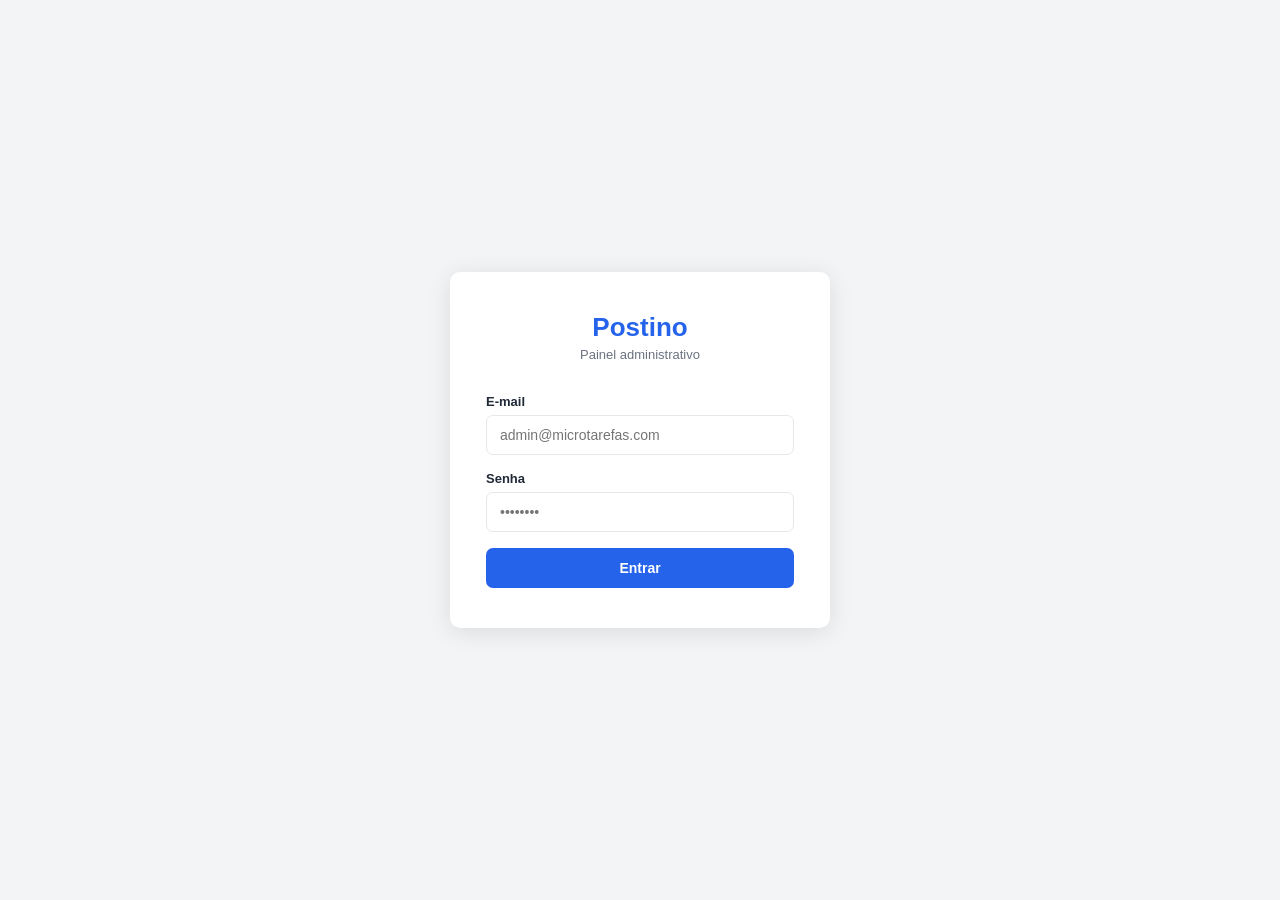
<file: admin/login.html>
<!DOCTYPE html>
<html lang="pt-BR">
<head>
  <meta charset="UTF-8" />
  <meta name="viewport" content="width=device-width, initial-scale=1.0" />
  <title>Postino — Admin</title>
  <link rel="stylesheet" href="css/style.css" />
</head>
<body>
  <div class="auth-wrapper">
    <div class="auth-card">

      <div class="auth-logo">
        <h1>Postino</h1>
        <p>Painel administrativo</p>
      </div>

      <div id="alert" class="alert"></div>

      <form id="form-login">
        <div class="form-group">
          <label for="email">E-mail</label>
          <input type="email" id="email" placeholder="admin@microtarefas.com" required autocomplete="email" />
        </div>
        <div class="form-group">
          <label for="password">Senha</label>
          <input type="password" id="password" placeholder="••••••••" required autocomplete="current-password" />
        </div>
        <button type="submit" class="btn btn-primary" id="btn-login" data-label="Entrar">Entrar</button>
      </form>

    </div>
  </div>

  <script>
    const API = "";

    if (localStorage.getItem("admin_token")) {
      window.location.href = "dashboard.html";
    }

    const alertEl = document.getElementById("alert");

    function showAlert(msg) {
      alertEl.textContent = msg;
      alertEl.className = "alert alert-error show";
    }

    document.getElementById("form-login").addEventListener("submit", async (e) => {
      e.preventDefault();
      alertEl.className = "alert";

      const btn = document.getElementById("btn-login");
      btn.disabled = true;
      btn.textContent = "Aguarde...";

      const email = document.getElementById("email").value.trim();
      const password = document.getElementById("password").value;

      try {
        const res = await fetch(`${API}/auth/admin/login`, {
          method: "POST",
          headers: { "Content-Type": "application/json" },
          body: JSON.stringify({ email, password }),
        });

        const data = await res.json();

        if (!res.ok) {
          showAlert(data.detail || "Credenciais inválidas.");
          return;
        }

        localStorage.setItem("admin_token", data.access_token);
        localStorage.setItem("admin", JSON.stringify(data.admin));
        window.location.href = "dashboard.html";
      } catch {
        showAlert("Erro de conexão com o servidor.");
      } finally {
        btn.disabled = false;
        btn.textContent = btn.dataset.label;
      }
    });
  </script>
</body>
</html>
</file>
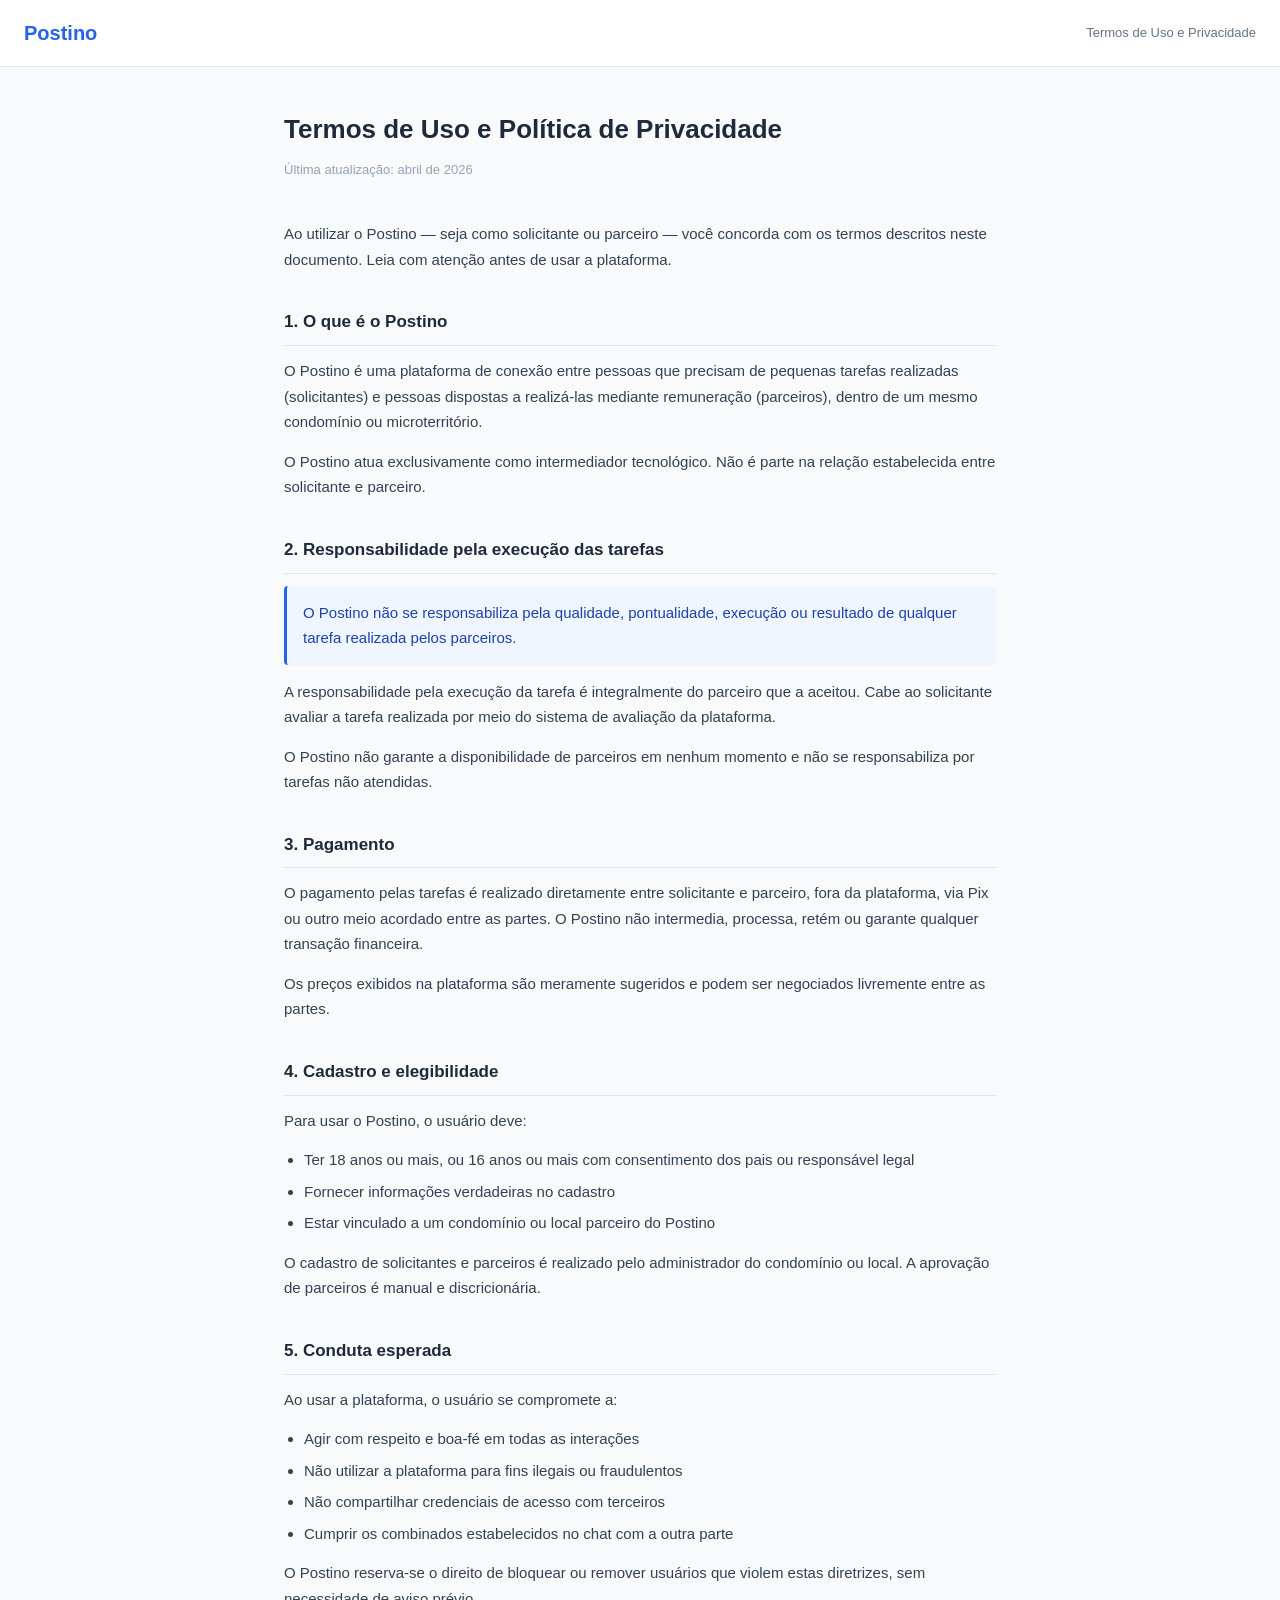
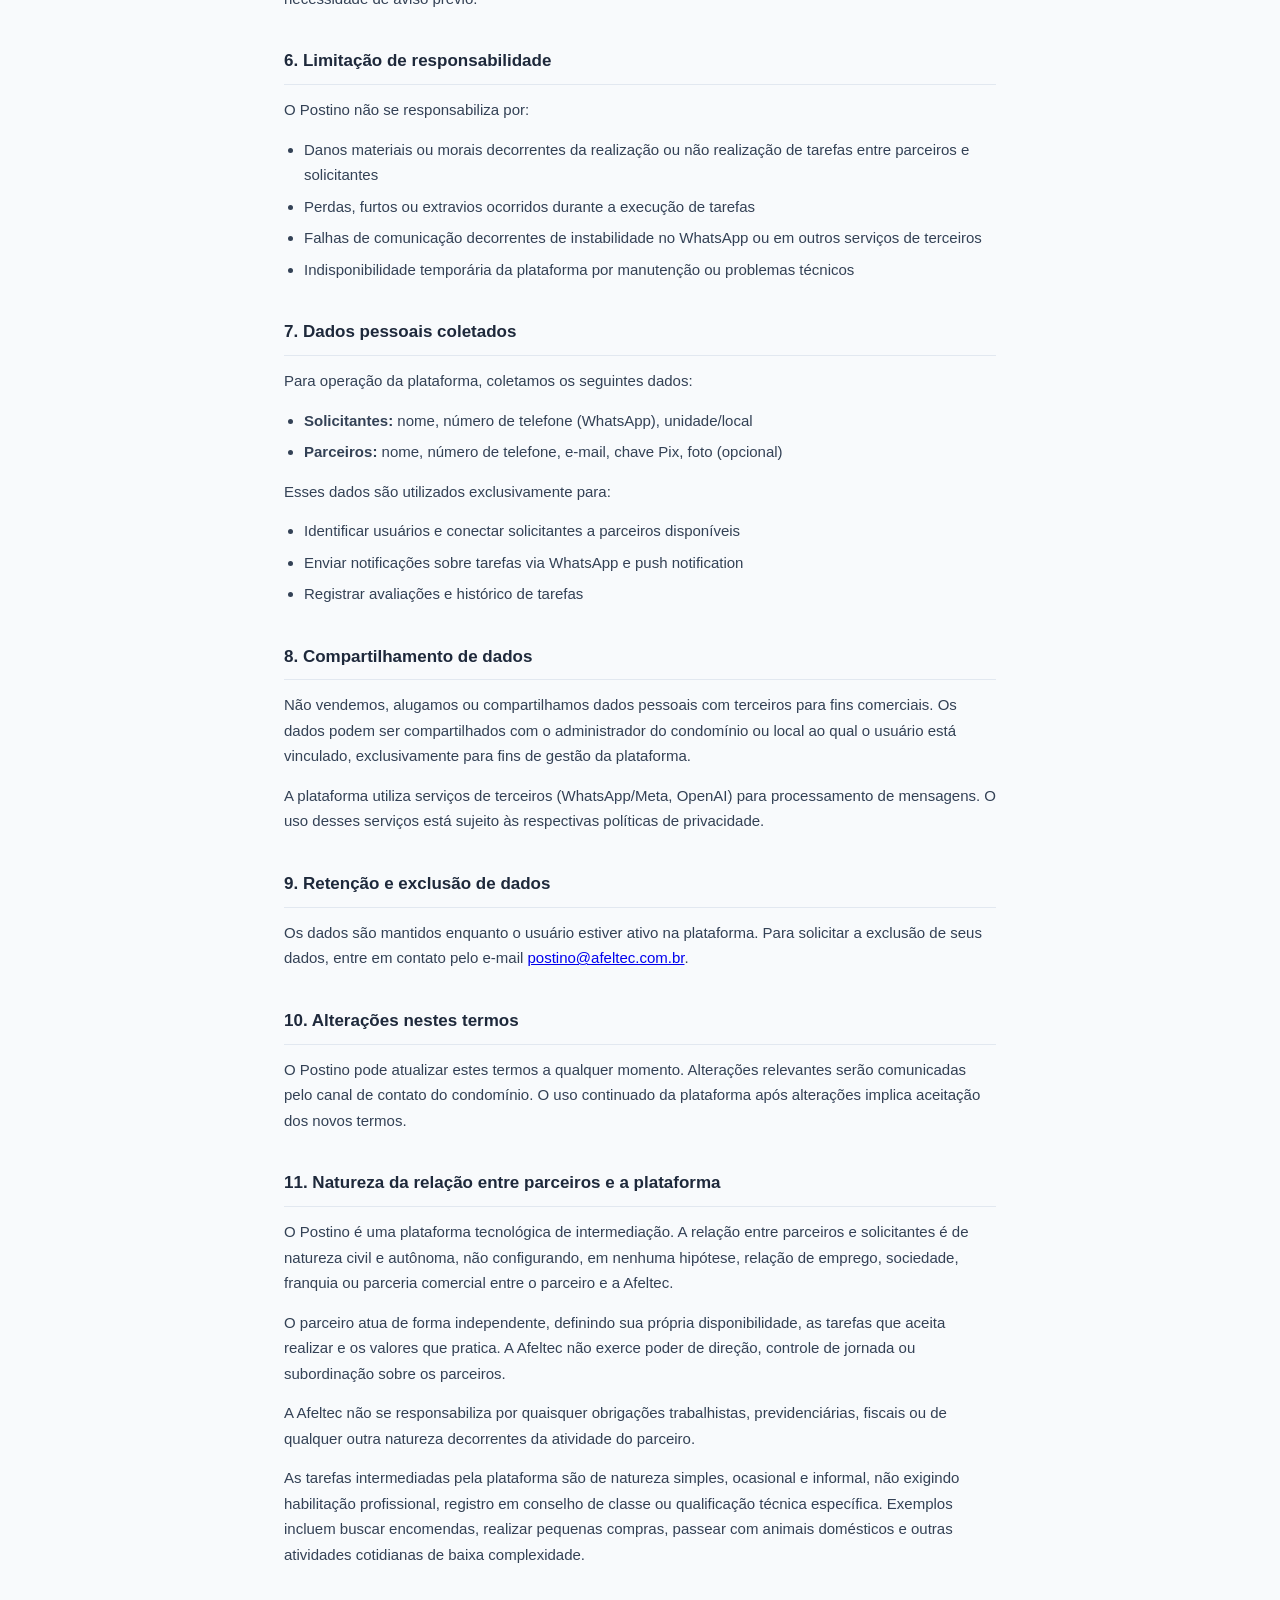
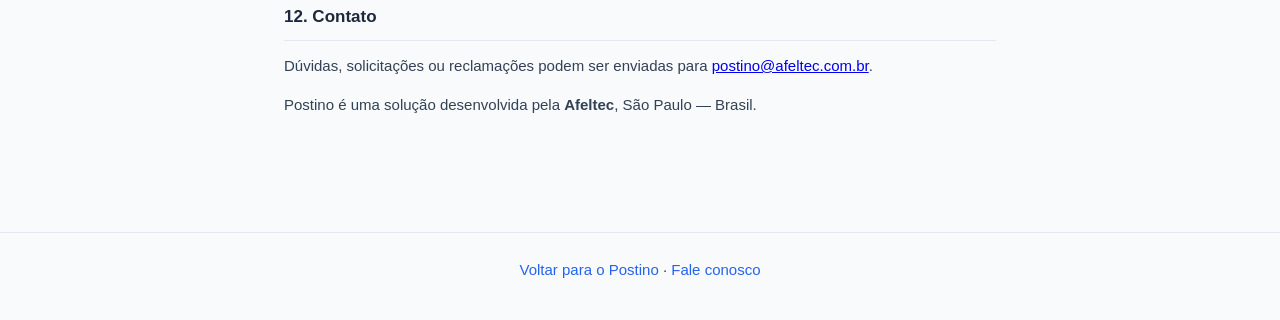
<file: landing/termos.html>
<!DOCTYPE html>
<html lang="pt-BR">
<head>
  <meta charset="UTF-8" />
  <meta name="viewport" content="width=device-width, initial-scale=1.0" />
  <title>Termos de Uso e Privacidade — Postino</title>
  <style>
    * { box-sizing: border-box; margin: 0; padding: 0; }
    body {
      font-family: -apple-system, BlinkMacSystemFont, "Segoe UI", sans-serif;
      background: #f8fafc;
      color: #1e293b;
      line-height: 1.7;
    }
    header {
      background: white;
      border-bottom: 1px solid #e2e8f0;
      padding: 16px 24px;
      display: flex;
      align-items: center;
      justify-content: space-between;
    }
    header a {
      font-size: 20px;
      font-weight: 800;
      color: #2563eb;
      text-decoration: none;
    }
    header span {
      font-size: 13px;
      color: #64748b;
    }
    .container {
      max-width: 760px;
      margin: 40px auto;
      padding: 0 24px 60px;
    }
    h1 {
      font-size: 26px;
      font-weight: 800;
      color: #1e293b;
      margin-bottom: 8px;
    }
    .updated {
      font-size: 13px;
      color: #94a3b8;
      margin-bottom: 40px;
    }
    h2 {
      font-size: 17px;
      font-weight: 700;
      color: #1e293b;
      margin: 36px 0 12px;
      padding-bottom: 8px;
      border-bottom: 1px solid #e2e8f0;
    }
    p {
      font-size: 15px;
      color: #334155;
      margin-bottom: 14px;
    }
    ul {
      margin: 0 0 14px 20px;
    }
    li {
      font-size: 15px;
      color: #334155;
      margin-bottom: 6px;
    }
    .highlight {
      background: #eff6ff;
      border-left: 3px solid #2563eb;
      border-radius: 4px;
      padding: 14px 16px;
      margin-bottom: 14px;
      font-size: 15px;
      color: #1e40af;
    }
    footer {
      text-align: center;
      padding: 24px;
      font-size: 13px;
      color: #94a3b8;
      border-top: 1px solid #e2e8f0;
    }
    footer a { color: #2563eb; text-decoration: none; }
  </style>
</head>
<body>

  <header>
    <a href="/">Postino</a>
    <span>Termos de Uso e Privacidade</span>
  </header>

  <div class="container">
    <h1>Termos de Uso e Política de Privacidade</h1>
    <p class="updated">Última atualização: abril de 2026</p>

    <p>Ao utilizar o Postino — seja como solicitante ou parceiro — você concorda com os termos descritos neste documento. Leia com atenção antes de usar a plataforma.</p>

    <h2>1. O que é o Postino</h2>
    <p>O Postino é uma plataforma de conexão entre pessoas que precisam de pequenas tarefas realizadas (solicitantes) e pessoas dispostas a realizá-las mediante remuneração (parceiros), dentro de um mesmo condomínio ou microterritório.</p>
    <p>O Postino atua exclusivamente como intermediador tecnológico. Não é parte na relação estabelecida entre solicitante e parceiro.</p>

    <h2>2. Responsabilidade pela execução das tarefas</h2>
    <div class="highlight">
      O Postino não se responsabiliza pela qualidade, pontualidade, execução ou resultado de qualquer tarefa realizada pelos parceiros.
    </div>
    <p>A responsabilidade pela execução da tarefa é integralmente do parceiro que a aceitou. Cabe ao solicitante avaliar a tarefa realizada por meio do sistema de avaliação da plataforma.</p>
    <p>O Postino não garante a disponibilidade de parceiros em nenhum momento e não se responsabiliza por tarefas não atendidas.</p>

    <h2>3. Pagamento</h2>
    <p>O pagamento pelas tarefas é realizado diretamente entre solicitante e parceiro, fora da plataforma, via Pix ou outro meio acordado entre as partes. O Postino não intermedia, processa, retém ou garante qualquer transação financeira.</p>
    <p>Os preços exibidos na plataforma são meramente sugeridos e podem ser negociados livremente entre as partes.</p>

    <h2>4. Cadastro e elegibilidade</h2>
    <p>Para usar o Postino, o usuário deve:</p>
    <ul>
      <li>Ter 18 anos ou mais, ou 16 anos ou mais com consentimento dos pais ou responsável legal</li>
      <li>Fornecer informações verdadeiras no cadastro</li>
      <li>Estar vinculado a um condomínio ou local parceiro do Postino</li>
    </ul>
    <p>O cadastro de solicitantes e parceiros é realizado pelo administrador do condomínio ou local. A aprovação de parceiros é manual e discricionária.</p>

    <h2>5. Conduta esperada</h2>
    <p>Ao usar a plataforma, o usuário se compromete a:</p>
    <ul>
      <li>Agir com respeito e boa-fé em todas as interações</li>
      <li>Não utilizar a plataforma para fins ilegais ou fraudulentos</li>
      <li>Não compartilhar credenciais de acesso com terceiros</li>
      <li>Cumprir os combinados estabelecidos no chat com a outra parte</li>
    </ul>
    <p>O Postino reserva-se o direito de bloquear ou remover usuários que violem estas diretrizes, sem necessidade de aviso prévio.</p>

    <h2>6. Limitação de responsabilidade</h2>
    <p>O Postino não se responsabiliza por:</p>
    <ul>
      <li>Danos materiais ou morais decorrentes da realização ou não realização de tarefas entre parceiros e solicitantes</li>
      <li>Perdas, furtos ou extravios ocorridos durante a execução de tarefas</li>
      <li>Falhas de comunicação decorrentes de instabilidade no WhatsApp ou em outros serviços de terceiros</li>
      <li>Indisponibilidade temporária da plataforma por manutenção ou problemas técnicos</li>
    </ul>

    <h2>7. Dados pessoais coletados</h2>
    <p>Para operação da plataforma, coletamos os seguintes dados:</p>
    <ul>
      <li><strong>Solicitantes:</strong> nome, número de telefone (WhatsApp), unidade/local</li>
      <li><strong>Parceiros:</strong> nome, número de telefone, e-mail, chave Pix, foto (opcional)</li>
    </ul>
    <p>Esses dados são utilizados exclusivamente para:</p>
    <ul>
      <li>Identificar usuários e conectar solicitantes a parceiros disponíveis</li>
      <li>Enviar notificações sobre tarefas via WhatsApp e push notification</li>
      <li>Registrar avaliações e histórico de tarefas</li>
    </ul>

    <h2>8. Compartilhamento de dados</h2>
    <p>Não vendemos, alugamos ou compartilhamos dados pessoais com terceiros para fins comerciais. Os dados podem ser compartilhados com o administrador do condomínio ou local ao qual o usuário está vinculado, exclusivamente para fins de gestão da plataforma.</p>
    <p>A plataforma utiliza serviços de terceiros (WhatsApp/Meta, OpenAI) para processamento de mensagens. O uso desses serviços está sujeito às respectivas políticas de privacidade.</p>

    <h2>9. Retenção e exclusão de dados</h2>
    <p>Os dados são mantidos enquanto o usuário estiver ativo na plataforma. Para solicitar a exclusão de seus dados, entre em contato pelo e-mail <a href="mailto:postino@afeltec.com.br">postino@afeltec.com.br</a>.</p>

    <h2>10. Alterações nestes termos</h2>
    <p>O Postino pode atualizar estes termos a qualquer momento. Alterações relevantes serão comunicadas pelo canal de contato do condomínio. O uso continuado da plataforma após alterações implica aceitação dos novos termos.</p>

    <h2>11. Natureza da relação entre parceiros e a plataforma</h2>
    <p>O Postino é uma plataforma tecnológica de intermediação. A relação entre parceiros e solicitantes é de natureza civil e autônoma, não configurando, em nenhuma hipótese, relação de emprego, sociedade, franquia ou parceria comercial entre o parceiro e a Afeltec.</p>
    <p>O parceiro atua de forma independente, definindo sua própria disponibilidade, as tarefas que aceita realizar e os valores que pratica. A Afeltec não exerce poder de direção, controle de jornada ou subordinação sobre os parceiros.</p>
    <p>A Afeltec não se responsabiliza por quaisquer obrigações trabalhistas, previdenciárias, fiscais ou de qualquer outra natureza decorrentes da atividade do parceiro.</p>
    <p>As tarefas intermediadas pela plataforma são de natureza simples, ocasional e informal, não exigindo habilitação profissional, registro em conselho de classe ou qualificação técnica específica. Exemplos incluem buscar encomendas, realizar pequenas compras, passear com animais domésticos e outras atividades cotidianas de baixa complexidade.</p>

    <h2>12. Contato</h2>
    <p>Dúvidas, solicitações ou reclamações podem ser enviadas para <a href="mailto:postino@afeltec.com.br">postino@afeltec.com.br</a>.</p>
    <p>Postino é uma solução desenvolvida pela <strong>Afeltec</strong>, São Paulo — Brasil.</p>

  </div>

  <footer>
    <p><a href="/">Voltar para o Postino</a> · <a href="mailto:postino@afeltec.com.br">Fale conosco</a></p>
  </footer>

</body>
</html>
</file>
<file: admin/css/style.css>
* {
  box-sizing: border-box;
  margin: 0;
  padding: 0;
}

:root {
  --primary: #2563eb;
  --primary-dark: #1d4ed8;
  --danger: #dc2626;
  --text: #1f2937;
  --muted: #6b7280;
  --border: #e5e7eb;
  --bg: #f3f4f6;
  --sidebar-bg: #1e293b;
  --sidebar-text: #cbd5e1;
  --sidebar-active: #2563eb;
  --white: #ffffff;
  --radius: 10px;
}

body {
  font-family: -apple-system, BlinkMacSystemFont, "Segoe UI", sans-serif;
  background: var(--bg);
  color: var(--text);
  min-height: 100vh;
}

/* ── Auth ── */
.auth-wrapper {
  min-height: 100vh;
  display: flex;
  align-items: center;
  justify-content: center;
  background: var(--bg);
}

.auth-card {
  background: var(--white);
  border-radius: var(--radius);
  box-shadow: 0 4px 24px rgba(0, 0, 0, 0.1);
  padding: 40px 36px;
  width: 380px;
}

.auth-logo {
  text-align: center;
  margin-bottom: 32px;
}

.auth-logo h1 {
  font-size: 26px;
  font-weight: 800;
  color: var(--primary);
}

.auth-logo p {
  font-size: 13px;
  color: var(--muted);
  margin-top: 4px;
}

.form-group {
  margin-bottom: 16px;
}

label {
  display: block;
  font-size: 13px;
  font-weight: 600;
  margin-bottom: 6px;
}

input[type="email"],
input[type="password"],
input[type="text"] {
  width: 100%;
  padding: 11px 13px;
  border: 1.5px solid var(--border);
  border-radius: 7px;
  font-size: 14px;
  outline: none;
  transition: border-color 0.15s;
}

input:focus {
  border-color: var(--primary);
}

.btn {
  width: 100%;
  padding: 12px;
  border: none;
  border-radius: 7px;
  font-size: 14px;
  font-weight: 600;
  cursor: pointer;
  transition: background 0.15s, opacity 0.15s;
}

.btn-primary {
  background: var(--primary);
  color: var(--white);
}

.btn-primary:hover { background: var(--primary-dark); }
.btn-primary:disabled { opacity: 0.6; cursor: not-allowed; }

.alert {
  padding: 11px 13px;
  border-radius: 7px;
  font-size: 13px;
  margin-bottom: 16px;
  display: none;
}

.alert.show { display: block; }
.alert-error { background: #fef2f2; color: var(--danger); border: 1px solid #fecaca; }

/* ── Dashboard layout ── */
.layout {
  display: flex;
  min-height: 100vh;
}

.sidebar {
  width: 220px;
  background: var(--sidebar-bg);
  display: flex;
  flex-direction: column;
  padding: 24px 0;
  position: fixed;
  top: 0;
  bottom: 0;
}

.sidebar-logo {
  padding: 0 20px 24px;
  font-size: 20px;
  font-weight: 800;
  color: var(--white);
  border-bottom: 1px solid rgba(255,255,255,0.08);
  margin-bottom: 16px;
}

.sidebar nav a {
  display: block;
  padding: 10px 20px;
  color: var(--sidebar-text);
  text-decoration: none;
  font-size: 14px;
  font-weight: 500;
  border-left: 3px solid transparent;
  transition: background 0.1s, color 0.1s;
}

.sidebar nav a:hover,
.sidebar nav a.active {
  background: rgba(255,255,255,0.06);
  color: var(--white);
  border-left-color: var(--sidebar-active);
}

.sidebar-footer {
  margin-top: auto;
  padding: 16px 20px;
}

.sidebar-footer button {
  background: none;
  border: none;
  color: var(--sidebar-text);
  font-size: 13px;
  cursor: pointer;
}

.main {
  margin-left: 220px;
  flex: 1;
  padding: 32px;
}

.page-title {
  font-size: 22px;
  font-weight: 700;
  margin-bottom: 24px;
}

/* ── Cards / Stats ── */
.stats-grid {
  display: grid;
  grid-template-columns: repeat(auto-fit, minmax(180px, 1fr));
  gap: 16px;
  margin-bottom: 32px;
}

.stat-card {
  background: var(--white);
  border-radius: var(--radius);
  padding: 20px;
  box-shadow: 0 1px 4px rgba(0,0,0,0.06);
}

.stat-card .value {
  font-size: 32px;
  font-weight: 800;
  color: var(--primary);
}

.stat-card .label {
  font-size: 13px;
  color: var(--muted);
  margin-top: 4px;
}

/* ── Table ── */
.card {
  background: var(--white);
  border-radius: var(--radius);
  box-shadow: 0 1px 4px rgba(0,0,0,0.06);
  overflow: hidden;
}

.card-header {
  padding: 16px 20px;
  border-bottom: 1px solid var(--border);
  font-size: 15px;
  font-weight: 600;
}

table {
  width: 100%;
  border-collapse: collapse;
}

th {
  text-align: left;
  font-size: 12px;
  font-weight: 600;
  color: var(--muted);
  text-transform: uppercase;
  padding: 10px 16px;
  border-bottom: 1px solid var(--border);
}

td {
  padding: 12px 16px;
  font-size: 14px;
  border-bottom: 1px solid var(--border);
}

tr:last-child td { border-bottom: none; }

.badge {
  display: inline-block;
  padding: 2px 10px;
  border-radius: 20px;
  font-size: 12px;
  font-weight: 600;
}

.badge-pending { background: #fef9c3; color: #854d0e; }
.badge-approved { background: #dcfce7; color: #166534; }
.badge-blocked { background: #fef2f2; color: var(--danger); }

.btn-sm {
  padding: 5px 12px;
  font-size: 12px;
  font-weight: 600;
  border: none;
  border-radius: 5px;
  cursor: pointer;
}

.btn-approve { background: #dcfce7; color: #166534; }
.btn-approve:hover { background: #bbf7d0; }
.btn-block { background: #fef2f2; color: var(--danger); }
.btn-block:hover { background: #fecaca; }

.empty-row td {
  text-align: center;
  color: var(--muted);
  padding: 32px;
}
</file>
